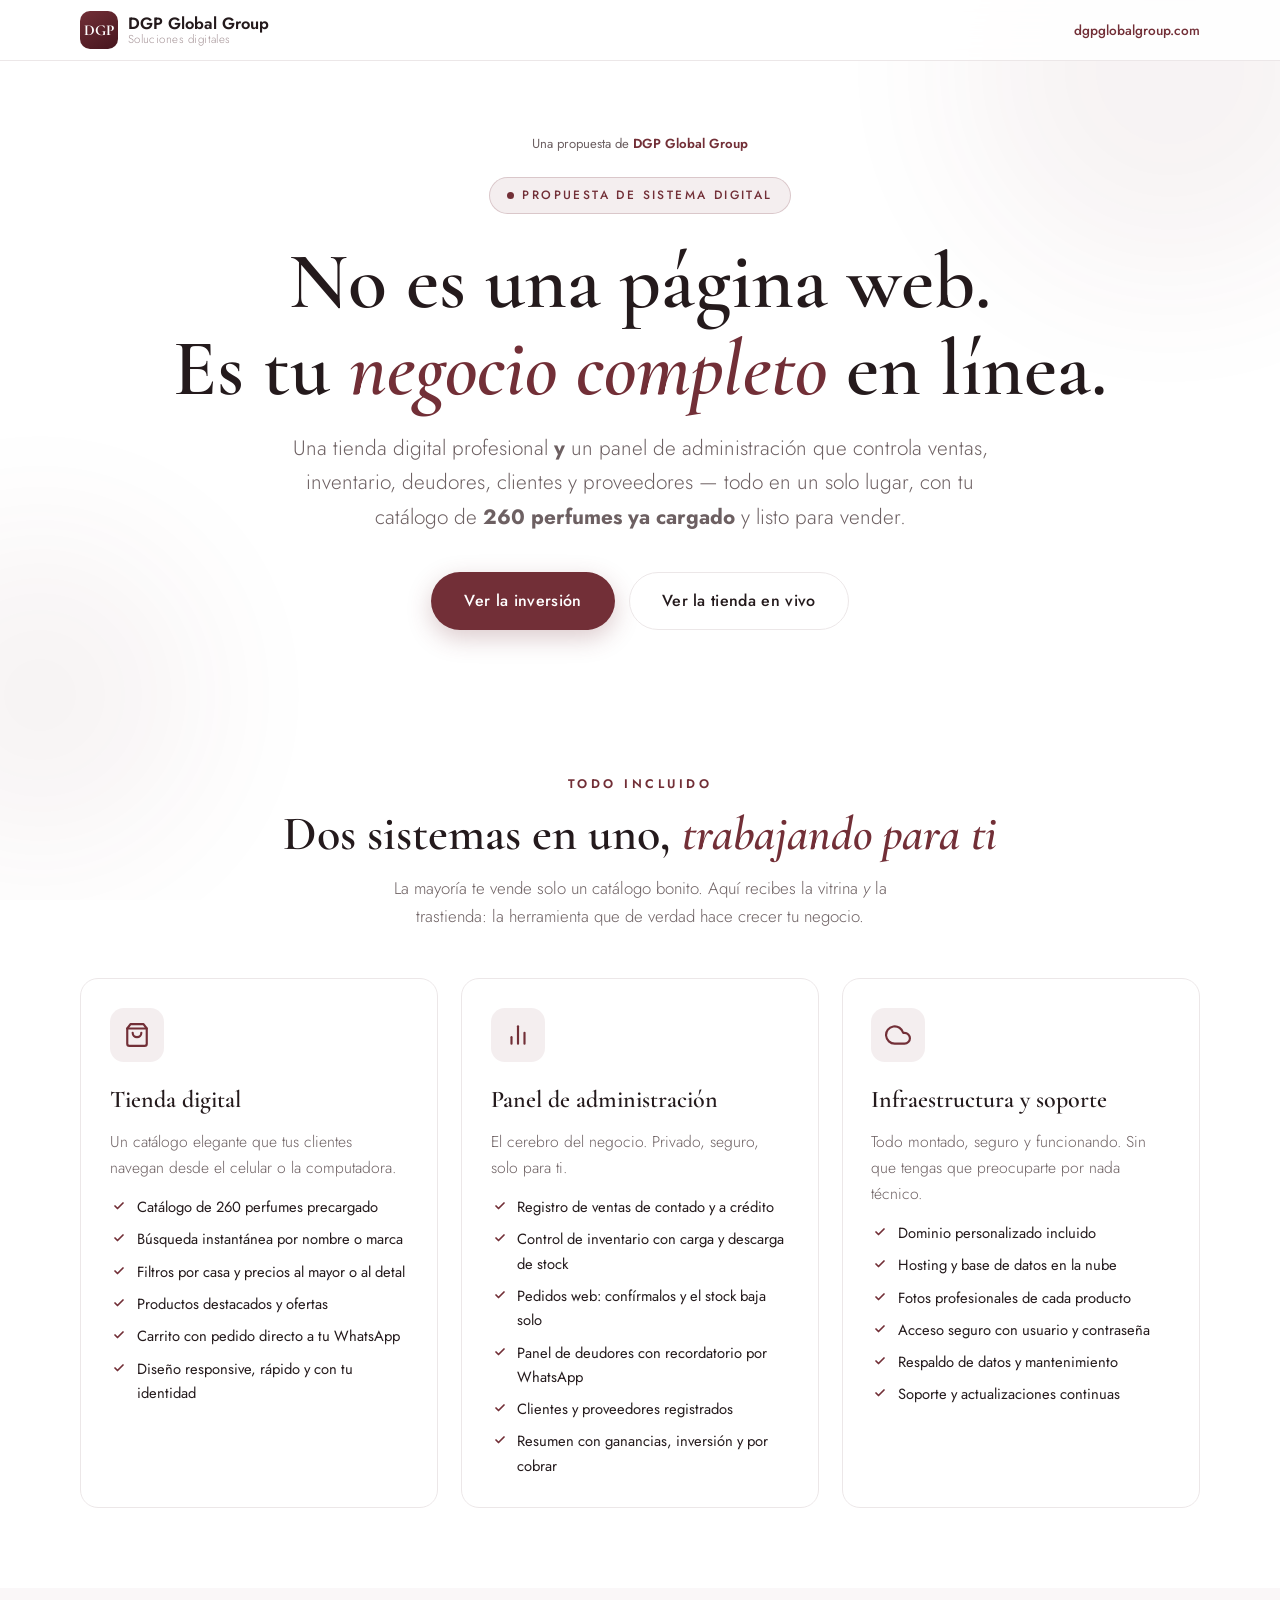
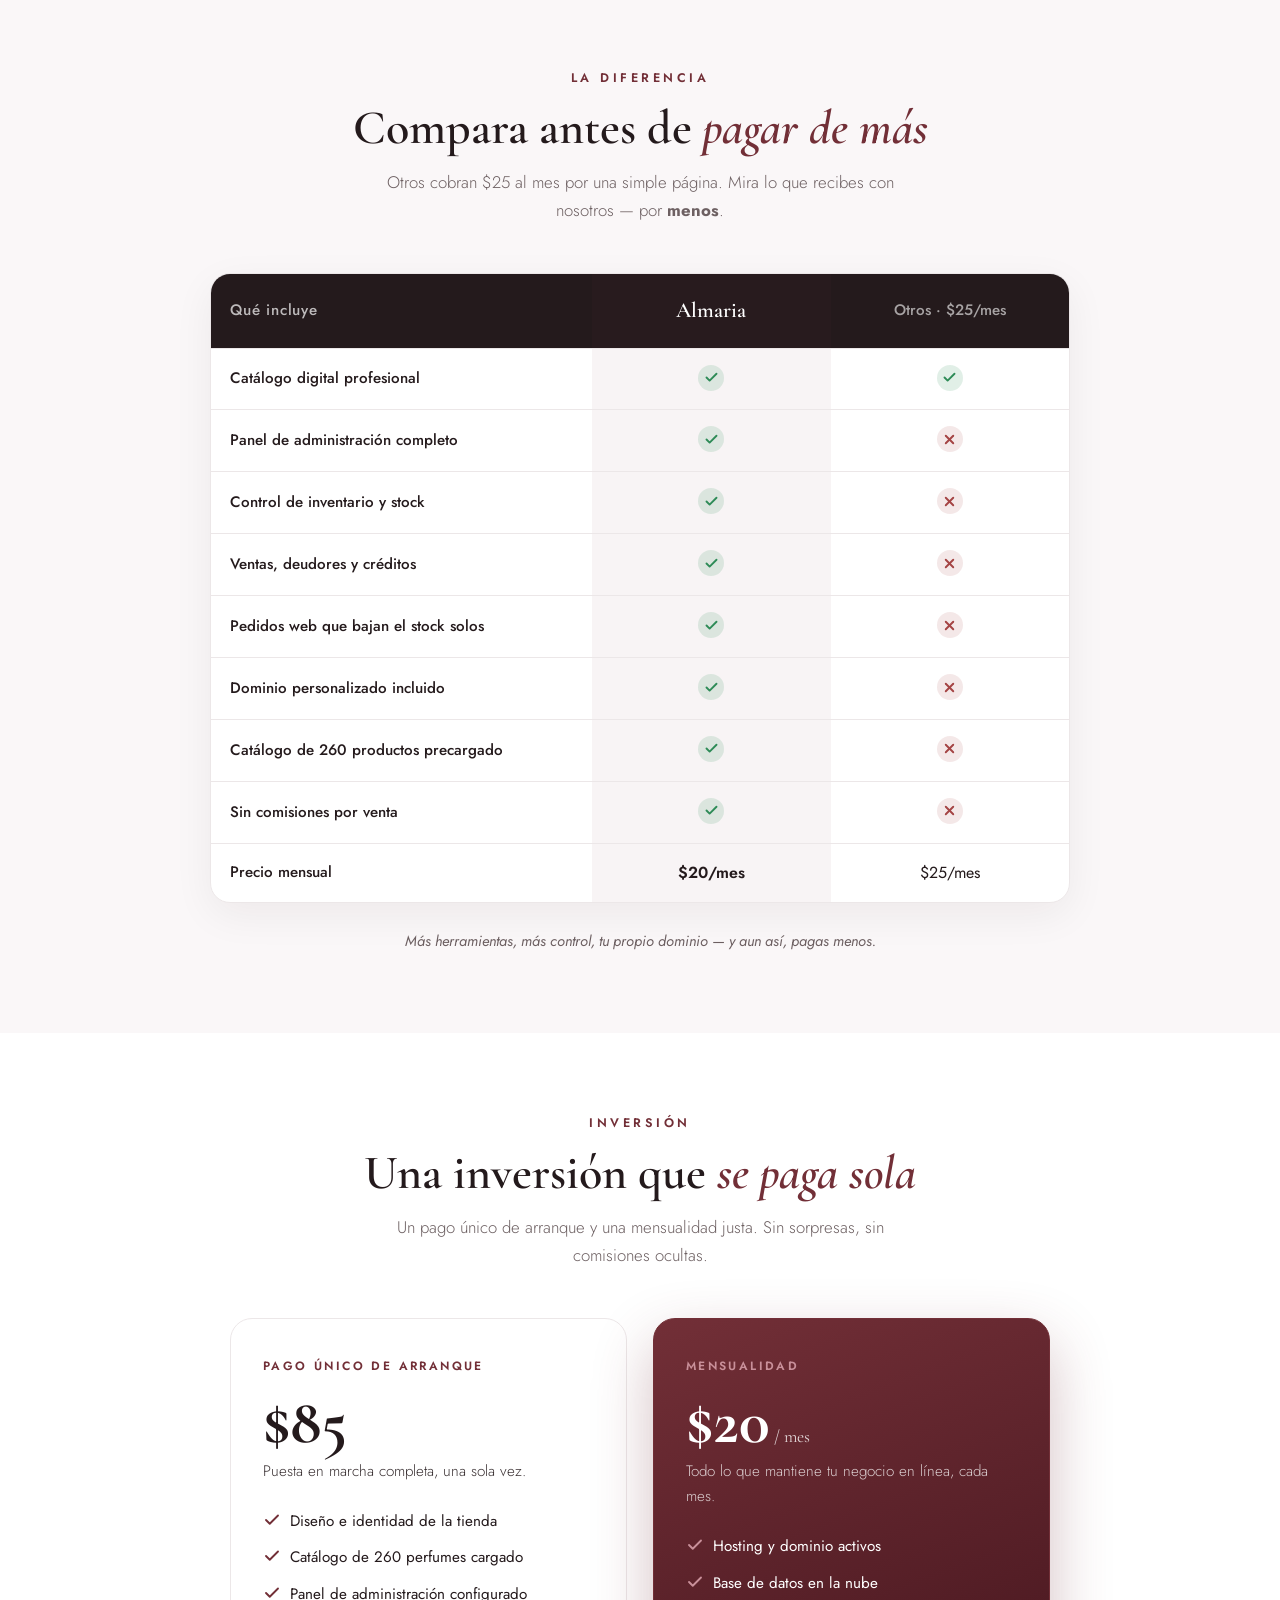
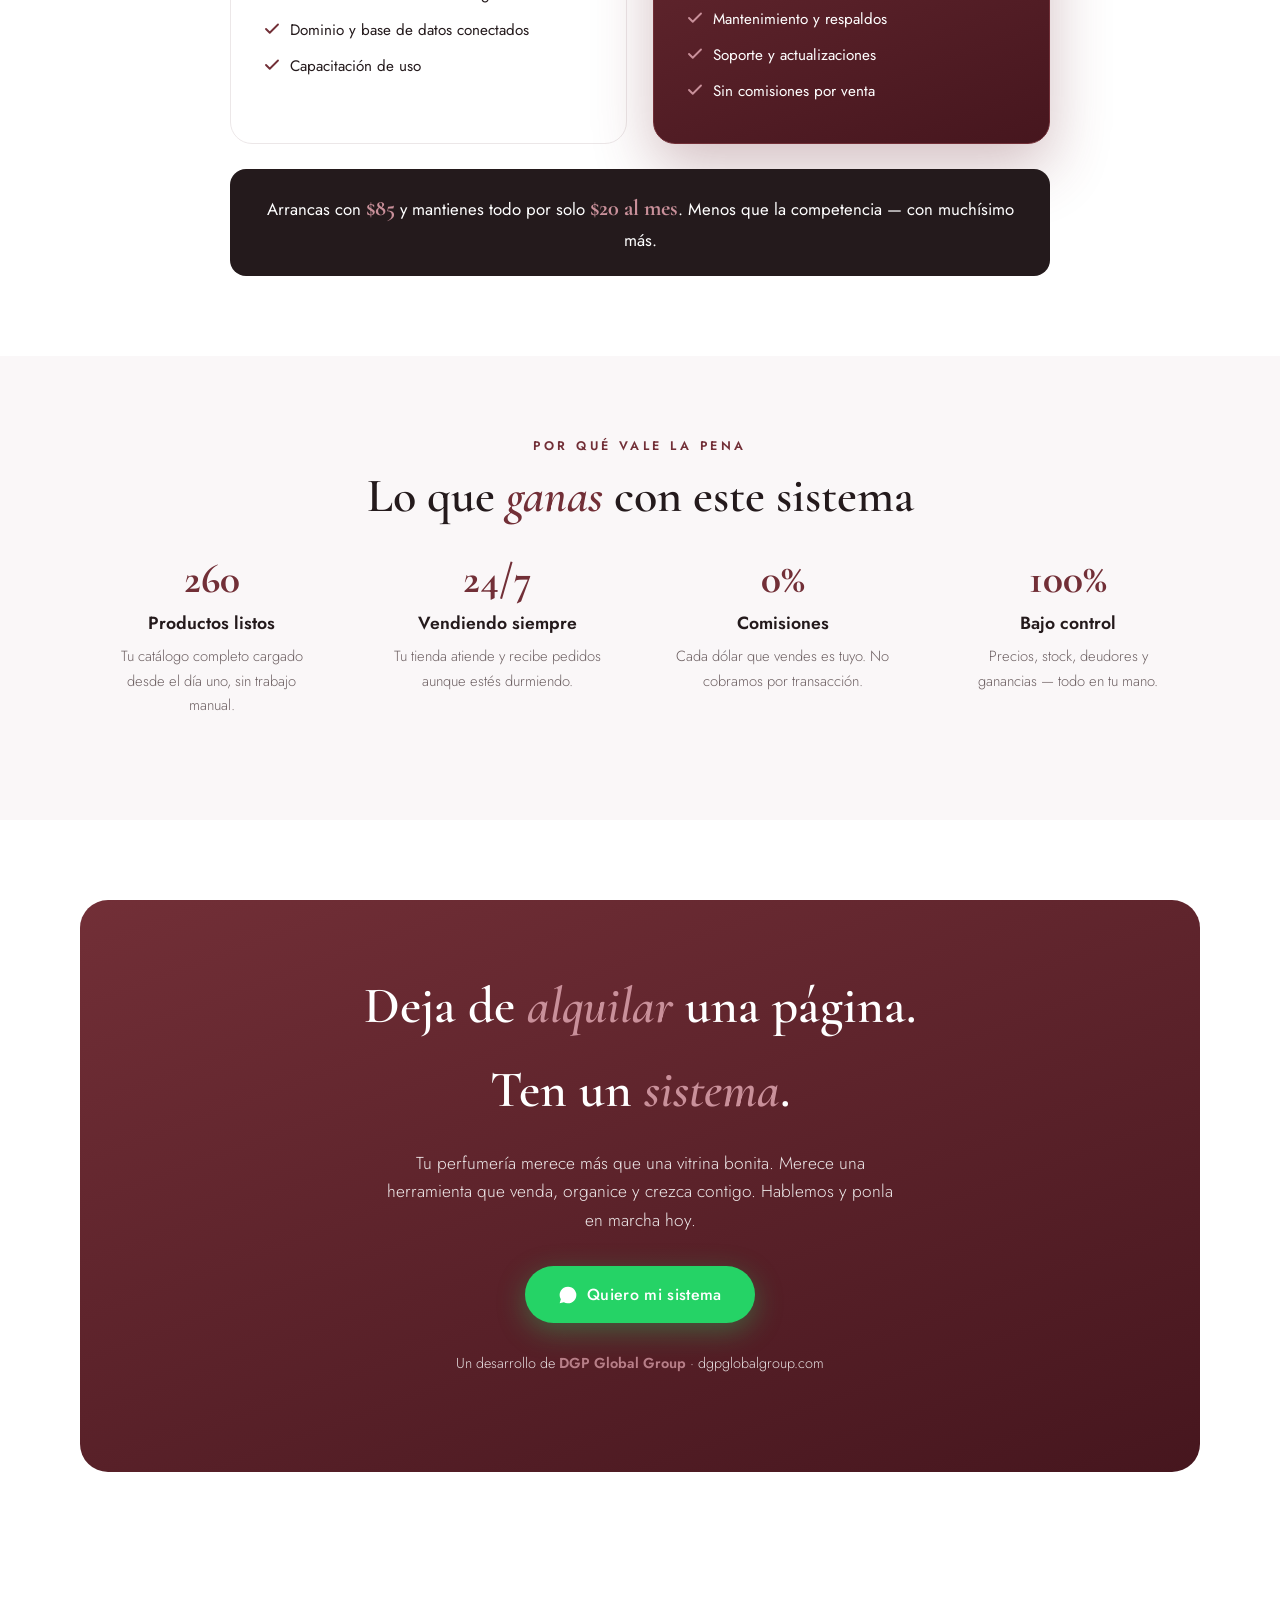
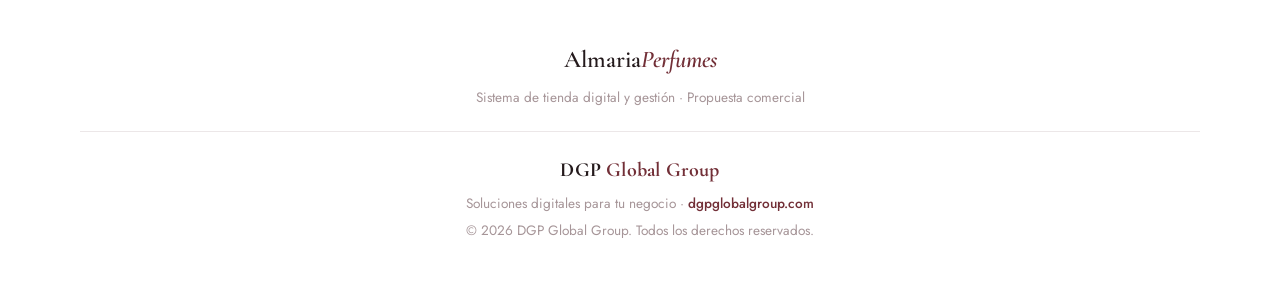
<file: propuesta.html>
<!DOCTYPE html>
<html lang="es">
<head>
  <meta charset="UTF-8" />
  <meta name="viewport" content="width=device-width, initial-scale=1.0" />
  <meta name="robots" content="noindex, nofollow" />
  <meta name="description" content="Propuesta — Sistema completo de tienda digital y gestión para Almaria Perfumes." />
  <title>Propuesta · Almaria Perfumes — Tu tienda digital con panel de gestión</title>
  <link rel="icon" href="data:image/svg+xml,%3Csvg xmlns='http://www.w3.org/2000/svg' viewBox='0 0 64 64'%3E%3Ccircle cx='32' cy='32' r='30' fill='none' stroke='%23722f37' stroke-width='3'/%3E%3Ctext x='32' y='44' text-anchor='middle' font-family='Georgia,serif' font-size='36' font-style='italic' fill='%23722f37'%3EA%3C/text%3E%3C/svg%3E" />
  <link rel="preconnect" href="https://fonts.googleapis.com" />
  <link rel="preconnect" href="https://fonts.gstatic.com" crossorigin />
  <link href="https://fonts.googleapis.com/css2?family=Cormorant+Garamond:ital,wght@0,500;0,600;0,700;1,500;1,600&family=Jost:wght@300;400;500;600&display=swap" rel="stylesheet" />
  <link rel="stylesheet" href="css/propuesta.css" />
</head>
<body>

  <!-- Fondo decorativo -->
  <div class="bg-deco" aria-hidden="true">
    <span class="halo halo-1"></span>
    <span class="halo halo-2"></span>
  </div>

  <!-- ══════════ TOPBAR — DGP Global Group ══════════ -->
  <div class="prop-topbar">
    <div class="container prop-topbar-inner">
      <a href="https://dgpglobalgroup.com" target="_blank" class="dgp-brand">
        <span class="dgp-logo">DGP</span>
        <span class="dgp-name">DGP Global Group<span>Soluciones digitales</span></span>
      </a>
      <a href="https://dgpglobalgroup.com" target="_blank" class="dgp-web">dgpglobalgroup.com</a>
    </div>
  </div>

  <!-- ══════════ HERO ══════════ -->
  <header class="hero">
    <div class="container reveal">
      <span class="hero-provider">Una propuesta de <strong>DGP Global Group</strong></span>
      <span class="hero-badge">Propuesta de sistema digital</span>
      <h1>No es una página web.<br />Es tu <em>negocio completo</em> en línea.</h1>
      <p class="hero-lead">
        Una tienda digital profesional <strong>y</strong> un panel de administración que controla
        ventas, inventario, deudores, clientes y proveedores — todo en un solo lugar,
        con tu catálogo de <strong>260 perfumes ya cargado</strong> y listo para vender.
      </p>
      <div class="hero-cta">
        <a href="#precio" class="btn btn-primary">Ver la inversión</a>
        <a href="index.html" class="btn btn-outline" target="_blank">Ver la tienda en vivo</a>
      </div>
    </div>
  </header>

  <!-- ══════════ QUÉ INCLUYE ══════════ -->
  <section id="incluye">
    <div class="container">
      <span class="section-tag">Todo incluido</span>
      <h2 class="section-title">Dos sistemas en uno, <em>trabajando para ti</em></h2>
      <p class="section-sub">
        La mayoría te vende solo un catálogo bonito. Aquí recibes la vitrina <em>y</em> la trastienda:
        la herramienta que de verdad hace crecer tu negocio.
      </p>

      <div class="features-grid">
        <!-- Tienda -->
        <div class="feature-card">
          <div class="feature-icon">
            <svg viewBox="0 0 24 24" fill="none" stroke="currentColor" stroke-width="2" stroke-linecap="round" stroke-linejoin="round"><path d="M6 2L3 6v14a2 2 0 0 0 2 2h14a2 2 0 0 0 2-2V6l-3-4z"/><line x1="3" y1="6" x2="21" y2="6"/><path d="M16 10a4 4 0 0 1-8 0"/></svg>
          </div>
          <h3>Tienda digital</h3>
          <p>Un catálogo elegante que tus clientes navegan desde el celular o la computadora.</p>
          <ul class="feature-list">
            <li>Catálogo de 260 perfumes precargado</li>
            <li>Búsqueda instantánea por nombre o marca</li>
            <li>Filtros por casa y precios al mayor o al detal</li>
            <li>Productos destacados y ofertas</li>
            <li>Carrito con pedido directo a tu WhatsApp</li>
            <li>Diseño responsive, rápido y con tu identidad</li>
          </ul>
        </div>

        <!-- Panel admin -->
        <div class="feature-card">
          <div class="feature-icon">
            <svg viewBox="0 0 24 24" fill="none" stroke="currentColor" stroke-width="2" stroke-linecap="round" stroke-linejoin="round"><line x1="18" y1="20" x2="18" y2="10"/><line x1="12" y1="20" x2="12" y2="4"/><line x1="6" y1="20" x2="6" y2="14"/></svg>
          </div>
          <h3>Panel de administración</h3>
          <p>El cerebro del negocio. Privado, seguro, solo para ti.</p>
          <ul class="feature-list">
            <li>Registro de ventas de contado y a crédito</li>
            <li>Control de inventario con carga y descarga de stock</li>
            <li>Pedidos web: confírmalos y el stock baja solo</li>
            <li>Panel de deudores con recordatorio por WhatsApp</li>
            <li>Clientes y proveedores registrados</li>
            <li>Resumen con ganancias, inversión y por cobrar</li>
          </ul>
        </div>

        <!-- Infraestructura -->
        <div class="feature-card">
          <div class="feature-icon">
            <svg viewBox="0 0 24 24" fill="none" stroke="currentColor" stroke-width="2" stroke-linecap="round" stroke-linejoin="round"><path d="M18 10h-1.26A8 8 0 1 0 9 20h9a5 5 0 0 0 0-10z"/></svg>
          </div>
          <h3>Infraestructura y soporte</h3>
          <p>Todo montado, seguro y funcionando. Sin que tengas que preocuparte por nada técnico.</p>
          <ul class="feature-list">
            <li>Dominio personalizado incluido</li>
            <li>Hosting y base de datos en la nube</li>
            <li>Fotos profesionales de cada producto</li>
            <li>Acceso seguro con usuario y contraseña</li>
            <li>Respaldo de datos y mantenimiento</li>
            <li>Soporte y actualizaciones continuas</li>
          </ul>
        </div>
      </div>
    </div>
  </section>

  <!-- ══════════ COMPARACIÓN ══════════ -->
  <section class="compare">
    <div class="container">
      <span class="section-tag">La diferencia</span>
      <h2 class="section-title">Compara antes de <em>pagar de más</em></h2>
      <p class="section-sub">
        Otros cobran $25 al mes por una simple página. Mira lo que recibes con nosotros
        — por <strong>menos</strong>.
      </p>

      <div class="compare-table reveal">
        <div class="compare-row compare-head">
          <div class="col-feature">Qué incluye</div>
          <div class="col-us">Almaria</div>
          <div class="col-them">Otros · $25/mes</div>
        </div>
        <div class="compare-row">
          <div class="col-feature">Catálogo digital profesional</div>
          <div class="col-us"><span class="yes"><svg viewBox="0 0 24 24" fill="none" stroke="currentColor" stroke-width="3" stroke-linecap="round" stroke-linejoin="round"><polyline points="20 6 9 17 4 12"/></svg></span></div>
          <div class="col-them"><span class="yes"><svg viewBox="0 0 24 24" fill="none" stroke="currentColor" stroke-width="3" stroke-linecap="round" stroke-linejoin="round"><polyline points="20 6 9 17 4 12"/></svg></span></div>
        </div>
        <div class="compare-row">
          <div class="col-feature">Panel de administración completo</div>
          <div class="col-us"><span class="yes"><svg viewBox="0 0 24 24" fill="none" stroke="currentColor" stroke-width="3" stroke-linecap="round" stroke-linejoin="round"><polyline points="20 6 9 17 4 12"/></svg></span></div>
          <div class="col-them"><span class="no"><svg viewBox="0 0 24 24" fill="none" stroke="currentColor" stroke-width="3" stroke-linecap="round" stroke-linejoin="round"><line x1="18" y1="6" x2="6" y2="18"/><line x1="6" y1="6" x2="18" y2="18"/></svg></span></div>
        </div>
        <div class="compare-row">
          <div class="col-feature">Control de inventario y stock</div>
          <div class="col-us"><span class="yes"><svg viewBox="0 0 24 24" fill="none" stroke="currentColor" stroke-width="3" stroke-linecap="round" stroke-linejoin="round"><polyline points="20 6 9 17 4 12"/></svg></span></div>
          <div class="col-them"><span class="no"><svg viewBox="0 0 24 24" fill="none" stroke="currentColor" stroke-width="3" stroke-linecap="round" stroke-linejoin="round"><line x1="18" y1="6" x2="6" y2="18"/><line x1="6" y1="6" x2="18" y2="18"/></svg></span></div>
        </div>
        <div class="compare-row">
          <div class="col-feature">Ventas, deudores y créditos</div>
          <div class="col-us"><span class="yes"><svg viewBox="0 0 24 24" fill="none" stroke="currentColor" stroke-width="3" stroke-linecap="round" stroke-linejoin="round"><polyline points="20 6 9 17 4 12"/></svg></span></div>
          <div class="col-them"><span class="no"><svg viewBox="0 0 24 24" fill="none" stroke="currentColor" stroke-width="3" stroke-linecap="round" stroke-linejoin="round"><line x1="18" y1="6" x2="6" y2="18"/><line x1="6" y1="6" x2="18" y2="18"/></svg></span></div>
        </div>
        <div class="compare-row">
          <div class="col-feature">Pedidos web que bajan el stock solos</div>
          <div class="col-us"><span class="yes"><svg viewBox="0 0 24 24" fill="none" stroke="currentColor" stroke-width="3" stroke-linecap="round" stroke-linejoin="round"><polyline points="20 6 9 17 4 12"/></svg></span></div>
          <div class="col-them"><span class="no"><svg viewBox="0 0 24 24" fill="none" stroke="currentColor" stroke-width="3" stroke-linecap="round" stroke-linejoin="round"><line x1="18" y1="6" x2="6" y2="18"/><line x1="6" y1="6" x2="18" y2="18"/></svg></span></div>
        </div>
        <div class="compare-row">
          <div class="col-feature">Dominio personalizado incluido</div>
          <div class="col-us"><span class="yes"><svg viewBox="0 0 24 24" fill="none" stroke="currentColor" stroke-width="3" stroke-linecap="round" stroke-linejoin="round"><polyline points="20 6 9 17 4 12"/></svg></span></div>
          <div class="col-them"><span class="no"><svg viewBox="0 0 24 24" fill="none" stroke="currentColor" stroke-width="3" stroke-linecap="round" stroke-linejoin="round"><line x1="18" y1="6" x2="6" y2="18"/><line x1="6" y1="6" x2="18" y2="18"/></svg></span></div>
        </div>
        <div class="compare-row">
          <div class="col-feature">Catálogo de 260 productos precargado</div>
          <div class="col-us"><span class="yes"><svg viewBox="0 0 24 24" fill="none" stroke="currentColor" stroke-width="3" stroke-linecap="round" stroke-linejoin="round"><polyline points="20 6 9 17 4 12"/></svg></span></div>
          <div class="col-them"><span class="no"><svg viewBox="0 0 24 24" fill="none" stroke="currentColor" stroke-width="3" stroke-linecap="round" stroke-linejoin="round"><line x1="18" y1="6" x2="6" y2="18"/><line x1="6" y1="6" x2="18" y2="18"/></svg></span></div>
        </div>
        <div class="compare-row">
          <div class="col-feature">Sin comisiones por venta</div>
          <div class="col-us"><span class="yes"><svg viewBox="0 0 24 24" fill="none" stroke="currentColor" stroke-width="3" stroke-linecap="round" stroke-linejoin="round"><polyline points="20 6 9 17 4 12"/></svg></span></div>
          <div class="col-them"><span class="no"><svg viewBox="0 0 24 24" fill="none" stroke="currentColor" stroke-width="3" stroke-linecap="round" stroke-linejoin="round"><line x1="18" y1="6" x2="6" y2="18"/><line x1="6" y1="6" x2="18" y2="18"/></svg></span></div>
        </div>
        <div class="compare-row">
          <div class="col-feature">Precio mensual</div>
          <div class="col-us">$20/mes</div>
          <div class="col-them">$25/mes</div>
        </div>
      </div>
      <p class="compare-note">Más herramientas, más control, tu propio dominio — y aun así, pagas menos.</p>
    </div>
  </section>

  <!-- ══════════ PRECIO ══════════ -->
  <section id="precio">
    <div class="container">
      <span class="section-tag">Inversión</span>
      <h2 class="section-title">Una inversión que <em>se paga sola</em></h2>
      <p class="section-sub">
        Un pago único de arranque y una mensualidad justa. Sin sorpresas, sin comisiones ocultas.
      </p>

      <div class="pricing-wrap">
        <div class="price-card reveal">
          <p class="price-tag-top">Pago único de arranque</p>
          <div class="price-amount"><span class="num">$85</span></div>
          <p class="price-desc">Puesta en marcha completa, una sola vez.</p>
          <ul class="price-includes">
            <li><svg viewBox="0 0 24 24" fill="none" stroke="currentColor" stroke-width="2.5" stroke-linecap="round" stroke-linejoin="round"><polyline points="20 6 9 17 4 12"/></svg>Diseño e identidad de la tienda</li>
            <li><svg viewBox="0 0 24 24" fill="none" stroke="currentColor" stroke-width="2.5" stroke-linecap="round" stroke-linejoin="round"><polyline points="20 6 9 17 4 12"/></svg>Catálogo de 260 perfumes cargado</li>
            <li><svg viewBox="0 0 24 24" fill="none" stroke="currentColor" stroke-width="2.5" stroke-linecap="round" stroke-linejoin="round"><polyline points="20 6 9 17 4 12"/></svg>Panel de administración configurado</li>
            <li><svg viewBox="0 0 24 24" fill="none" stroke="currentColor" stroke-width="2.5" stroke-linecap="round" stroke-linejoin="round"><polyline points="20 6 9 17 4 12"/></svg>Dominio y base de datos conectados</li>
            <li><svg viewBox="0 0 24 24" fill="none" stroke="currentColor" stroke-width="2.5" stroke-linecap="round" stroke-linejoin="round"><polyline points="20 6 9 17 4 12"/></svg>Capacitación de uso</li>
          </ul>
        </div>

        <div class="price-card destacado reveal">
          <p class="price-tag-top">Mensualidad</p>
          <div class="price-amount"><span class="num">$20</span><span class="per"> / mes</span></div>
          <p class="price-desc">Todo lo que mantiene tu negocio en línea, cada mes.</p>
          <ul class="price-includes">
            <li><svg viewBox="0 0 24 24" fill="none" stroke="currentColor" stroke-width="2.5" stroke-linecap="round" stroke-linejoin="round"><polyline points="20 6 9 17 4 12"/></svg>Hosting y dominio activos</li>
            <li><svg viewBox="0 0 24 24" fill="none" stroke="currentColor" stroke-width="2.5" stroke-linecap="round" stroke-linejoin="round"><polyline points="20 6 9 17 4 12"/></svg>Base de datos en la nube</li>
            <li><svg viewBox="0 0 24 24" fill="none" stroke="currentColor" stroke-width="2.5" stroke-linecap="round" stroke-linejoin="round"><polyline points="20 6 9 17 4 12"/></svg>Mantenimiento y respaldos</li>
            <li><svg viewBox="0 0 24 24" fill="none" stroke="currentColor" stroke-width="2.5" stroke-linecap="round" stroke-linejoin="round"><polyline points="20 6 9 17 4 12"/></svg>Soporte y actualizaciones</li>
            <li><svg viewBox="0 0 24 24" fill="none" stroke="currentColor" stroke-width="2.5" stroke-linecap="round" stroke-linejoin="round"><polyline points="20 6 9 17 4 12"/></svg>Sin comisiones por venta</li>
          </ul>
        </div>
      </div>

      <p class="price-total-banner reveal">
        Arrancas con <strong>$85</strong> y mantienes todo por solo <strong>$20 al mes</strong>.
        Menos que la competencia — con muchísimo más.
      </p>
    </div>
  </section>

  <!-- ══════════ BENEFICIOS ══════════ -->
  <section class="benefits">
    <div class="container">
      <span class="section-tag">Por qué vale la pena</span>
      <h2 class="section-title">Lo que <em>ganas</em> con este sistema</h2>
      <div class="benefits-grid">
        <div class="benefit">
          <div class="benefit-num">260</div>
          <h4>Productos listos</h4>
          <p>Tu catálogo completo cargado desde el día uno, sin trabajo manual.</p>
        </div>
        <div class="benefit">
          <div class="benefit-num">24/7</div>
          <h4>Vendiendo siempre</h4>
          <p>Tu tienda atiende y recibe pedidos aunque estés durmiendo.</p>
        </div>
        <div class="benefit">
          <div class="benefit-num">0%</div>
          <h4>Comisiones</h4>
          <p>Cada dólar que vendes es tuyo. No cobramos por transacción.</p>
        </div>
        <div class="benefit">
          <div class="benefit-num">100%</div>
          <h4>Bajo control</h4>
          <p>Precios, stock, deudores y ganancias — todo en tu mano.</p>
        </div>
      </div>
    </div>
  </section>

  <!-- ══════════ CTA FINAL ══════════ -->
  <section>
    <div class="container">
      <div class="final-cta reveal">
        <h2>Deja de <em>alquilar</em> una página.<br />Ten un <em>sistema</em>.</h2>
        <p>
          Tu perfumería merece más que una vitrina bonita. Merece una herramienta que venda,
          organice y crezca contigo. Hablemos y ponla en marcha hoy.
        </p>
        <a href="https://wa.me/584146039842?text=Hola,%20me%20interesa%20la%20propuesta%20del%20sistema%20de%20Almaria%20Perfumes" target="_blank" class="btn btn-wa">
          <svg viewBox="0 0 24 24" fill="currentColor" aria-hidden="true"><path d="M17.5 14.4c-.3-.15-1.77-.87-2.04-.97-.27-.1-.47-.15-.67.15-.2.3-.77.97-.94 1.17-.17.2-.35.22-.65.07-.3-.15-1.26-.46-2.4-1.48-.89-.79-1.49-1.77-1.66-2.07-.17-.3-.02-.46.13-.61.13-.13.3-.35.45-.52.15-.17.2-.3.3-.5.1-.2.05-.37-.02-.52-.08-.15-.67-1.61-.92-2.21-.24-.58-.49-.5-.67-.51h-.57c-.2 0-.52.07-.79.37-.27.3-1.04 1.02-1.04 2.48s1.07 2.88 1.22 3.08c.15.2 2.1 3.2 5.08 4.49.71.31 1.26.49 1.69.62.71.23 1.36.19 1.87.12.57-.09 1.77-.72 2.02-1.42.25-.7.25-1.3.17-1.42-.07-.13-.27-.2-.57-.35zM12 2a10 10 0 0 0-8.6 15.06L2 22l5.05-1.32A10 10 0 1 0 12 2z"/></svg>
          Quiero mi sistema
        </a>
        <p class="cta-sign">Un desarrollo de <a href="https://dgpglobalgroup.com" target="_blank">DGP Global Group</a> · dgpglobalgroup.com</p>
      </div>
    </div>
  </section>

  <!-- ══════════ FOOTER ══════════ -->
  <footer class="prop-footer">
    <div class="container">
      <p class="brand">Almaria<em>Perfumes</em></p>
      <p>Sistema de tienda digital y gestión · Propuesta comercial</p>
      <div class="dgp-credit">
        <span class="dgp-credit-name">DGP <em>Global Group</em></span>
        <p>Soluciones digitales para tu negocio · <a href="https://dgpglobalgroup.com" target="_blank">dgpglobalgroup.com</a></p>
        <p>&copy; <span id="year"></span> DGP Global Group. Todos los derechos reservados.</p>
      </div>
    </div>
  </footer>

  <script>document.getElementById("year").textContent = new Date().getFullYear();</script>

</body>
</html>
</file>
<file: css/propuesta.css>
/* ═══════════════════════════════════════════════════
   Almaria Perfumes — Propuesta comercial
   ═══════════════════════════════════════════════════ */

:root {
  --bg: #ffffff;
  --surface: #ffffff;
  --ink: #241a1c;
  --ink-soft: #6d6062;
  --ink-faint: #a69598;
  --vino: #722f37;
  --vino-claro: #c9909a;
  --vino-oscuro: #46161e;
  --line: #ece7e8;
  --cream: #faf7f8;
  --green: #2e8b57;
  --font-display: "Cormorant Garamond", Georgia, serif;
  --font-body: "Jost", "Segoe UI", sans-serif;
}

* { margin: 0; padding: 0; box-sizing: border-box; }
[hidden] { display: none !important; }

html { scroll-behavior: smooth; }

body {
  font-family: var(--font-body);
  background: var(--bg);
  color: var(--ink);
  line-height: 1.65;
  -webkit-font-smoothing: antialiased;
  overflow-x: hidden;
}

.container { width: min(1120px, 92%); margin-inline: auto; }

/* Fondo decorativo */
.bg-deco { position: fixed; inset: 0; z-index: -1; pointer-events: none; overflow: hidden; }
.bg-deco .halo {
  position: absolute; border-radius: 50%; background: var(--vino);
  filter: blur(80px); opacity: 0.055;
  animation: flotar 28s ease-in-out infinite alternate;
}
.halo-1 { width: 420px; height: 420px; top: -140px; right: -100px; }
.halo-2 { width: 320px; height: 320px; bottom: 5%; left: -120px; animation-delay: -10s; }
@keyframes flotar {
  from { transform: translate(0,0) scale(1); }
  to { transform: translate(-40px,50px) scale(1.15); }
}

/* Animación de entrada */
@keyframes rise {
  from { opacity: 0; transform: translateY(26px); }
  to { opacity: 1; transform: translateY(0); }
}
.reveal { animation: rise 0.7s cubic-bezier(0.22, 1, 0.36, 1) both; }

@media (prefers-reduced-motion: reduce) {
  *, *::before, *::after { animation-duration: 0.01ms !important; }
}

/* ══════════ TOPBAR (marca DGP) ══════════ */
.prop-topbar {
  position: sticky;
  top: 0;
  z-index: 50;
  background: rgba(255, 255, 255, 0.86);
  backdrop-filter: blur(12px);
  border-bottom: 1px solid var(--line);
}
.prop-topbar-inner {
  display: flex;
  align-items: center;
  justify-content: space-between;
  gap: 1rem;
  padding: 0.7rem 0;
}
.dgp-brand {
  display: flex;
  align-items: center;
  gap: 0.6rem;
  text-decoration: none;
  color: var(--ink);
}
.dgp-logo {
  display: grid;
  place-items: center;
  width: 38px;
  height: 38px;
  border-radius: 10px;
  background: linear-gradient(150deg, var(--vino), var(--vino-oscuro));
  color: #fff;
  font-family: var(--font-display);
  font-weight: 700;
  font-size: 0.95rem;
  letter-spacing: 0.02em;
}
.dgp-name { font-weight: 600; font-size: 1.02rem; line-height: 1.1; }
.dgp-name span { display: block; font-size: 0.72rem; font-weight: 300; color: var(--ink-faint); letter-spacing: 0.04em; }
.dgp-web {
  font-size: 0.85rem;
  font-weight: 500;
  color: var(--vino);
  text-decoration: none;
  white-space: nowrap;
}
.dgp-web:hover { text-decoration: underline; }

/* ══════════ HERO ══════════ */
.hero {
  text-align: center;
  padding: clamp(2.5rem, 7vw, 4.5rem) 0 clamp(2.5rem, 6vw, 4rem);
  position: relative;
}

.hero-provider {
  display: block;
  font-size: 0.82rem;
  font-weight: 400;
  color: var(--ink-soft);
  margin-bottom: 1.4rem;
}
.hero-provider strong { color: var(--vino); font-weight: 600; }

.hero-badge {
  display: inline-flex;
  align-items: center;
  gap: 0.5rem;
  font-size: 0.75rem;
  font-weight: 500;
  letter-spacing: 0.2em;
  text-transform: uppercase;
  color: var(--vino);
  background: rgba(114, 47, 55, 0.08);
  border: 1px solid rgba(114, 47, 55, 0.2);
  border-radius: 999px;
  padding: 0.45rem 1.1rem;
  margin-bottom: 1.6rem;
}

.hero-badge::before {
  content: "";
  width: 7px; height: 7px; border-radius: 50%;
  background: var(--vino);
}

.hero h1 {
  font-family: var(--font-display);
  font-size: clamp(2.6rem, 7vw, 5rem);
  font-weight: 600;
  line-height: 1.08;
  margin-bottom: 1.2rem;
}

.hero h1 em { font-style: italic; color: var(--vino); }

.hero-lead {
  max-width: 60ch;
  margin: 0 auto 2.4rem;
  font-size: clamp(1.05rem, 2.4vw, 1.3rem);
  font-weight: 300;
  color: var(--ink-soft);
}

.hero-cta {
  display: flex;
  flex-wrap: wrap;
  gap: 0.9rem;
  justify-content: center;
}

.btn {
  display: inline-flex;
  align-items: center;
  gap: 0.55rem;
  font-family: var(--font-body);
  font-size: 1rem;
  font-weight: 500;
  letter-spacing: 0.02em;
  text-decoration: none;
  border-radius: 999px;
  padding: 0.9rem 2rem;
  cursor: pointer;
  border: 1.5px solid transparent;
  transition: transform 0.2s ease, background 0.2s ease, box-shadow 0.2s ease;
}

.btn svg { width: 20px; height: 20px; }

.btn-primary {
  background: var(--vino);
  color: #fff;
  box-shadow: 0 8px 24px rgba(114, 47, 55, 0.25);
}
.btn-primary:hover { background: var(--vino-oscuro); transform: translateY(-2px); }

.btn-outline { border-color: var(--line); color: var(--ink); background: #fff; }
.btn-outline:hover { border-color: var(--vino); color: var(--vino); }

/* ══════════ SECCIONES ══════════ */
section { padding: clamp(3rem, 7vw, 5rem) 0; }

.section-tag {
  display: block;
  text-align: center;
  font-size: 0.78rem;
  font-weight: 600;
  letter-spacing: 0.28em;
  text-transform: uppercase;
  color: var(--vino);
  margin-bottom: 0.8rem;
}

.section-title {
  font-family: var(--font-display);
  font-size: clamp(2rem, 5vw, 3rem);
  font-weight: 600;
  text-align: center;
  line-height: 1.15;
  margin-bottom: 0.8rem;
}

.section-title em { font-style: italic; color: var(--vino); }

.section-sub {
  max-width: 56ch;
  margin: 0 auto 3rem;
  text-align: center;
  color: var(--ink-soft);
  font-weight: 300;
  font-size: 1.05rem;
}

/* ══════════ QUÉ INCLUYE (features) ══════════ */
.features-grid {
  display: grid;
  grid-template-columns: repeat(auto-fit, minmax(300px, 1fr));
  gap: 1.4rem;
}

.feature-card {
  background: var(--surface);
  border: 1px solid var(--line);
  border-radius: 18px;
  padding: 1.8rem;
  transition: transform 0.3s ease, box-shadow 0.3s ease, border-color 0.3s ease;
}

.feature-card:hover {
  transform: translateY(-5px);
  box-shadow: 0 16px 40px rgba(28, 20, 22, 0.09);
  border-color: var(--vino-claro);
}

.feature-icon {
  display: grid;
  place-items: center;
  width: 54px; height: 54px;
  border-radius: 14px;
  background: rgba(114, 47, 55, 0.08);
  color: var(--vino);
  margin-bottom: 1.1rem;
}
.feature-icon svg { width: 26px; height: 26px; }

.feature-card h3 {
  font-family: var(--font-display);
  font-size: 1.5rem;
  font-weight: 600;
  margin-bottom: 0.6rem;
}

.feature-card p { color: var(--ink-soft); font-weight: 300; font-size: 0.98rem; margin-bottom: 0.9rem; }

.feature-list { list-style: none; display: flex; flex-direction: column; gap: 0.5rem; }
.feature-list li {
  display: flex;
  align-items: flex-start;
  gap: 0.55rem;
  font-size: 0.92rem;
  color: var(--ink);
}
.feature-list li::before {
  content: "";
  flex-shrink: 0;
  width: 18px; height: 18px;
  margin-top: 2px;
  background: var(--vino);
  border-radius: 50%;
  -webkit-mask: url("data:image/svg+xml,%3Csvg xmlns='http://www.w3.org/2000/svg' viewBox='0 0 24 24' fill='none' stroke='white' stroke-width='3.5' stroke-linecap='round' stroke-linejoin='round'%3E%3Cpolyline points='20 6 9 17 4 12'/%3E%3C/svg%3E") center/12px no-repeat;
  mask: url("data:image/svg+xml,%3Csvg xmlns='http://www.w3.org/2000/svg' viewBox='0 0 24 24' fill='none' stroke='white' stroke-width='3.5' stroke-linecap='round' stroke-linejoin='round'%3E%3Cpolyline points='20 6 9 17 4 12'/%3E%3C/svg%3E") center/12px no-repeat;
}

/* ══════════ COMPARACIÓN ══════════ */
.compare { background: var(--cream); }

.compare-table {
  max-width: 860px;
  margin: 0 auto;
  background: #fff;
  border: 1px solid var(--line);
  border-radius: 20px;
  overflow: hidden;
  box-shadow: 0 12px 40px rgba(28, 20, 22, 0.06);
}

.compare-row {
  display: grid;
  grid-template-columns: 1.6fr 1fr 1fr;
  align-items: center;
  border-bottom: 1px solid var(--line);
}
.compare-row:last-child { border-bottom: none; }

.compare-row > div { padding: 1rem 1.2rem; }

.compare-head {
  background: var(--ink);
  color: #fff;
}
.compare-head > div { padding: 1.2rem; font-weight: 500; }
.compare-head .col-feature { color: rgba(255,255,255,0.7); font-size: 0.9rem; letter-spacing: 0.05em; }
.compare-head .col-us {
  background: var(--vino);
  text-align: center;
  font-family: var(--font-display);
  font-size: 1.35rem;
  font-weight: 600;
}
.compare-head .col-them {
  text-align: center;
  color: rgba(255,255,255,0.6);
  font-size: 0.95rem;
}

.compare-row .col-feature { font-size: 0.95rem; font-weight: 500; }
.compare-row .col-us, .compare-row .col-them { text-align: center; }
.compare-row .col-us { background: rgba(114, 47, 55, 0.05); font-weight: 600; }

.yes, .no {
  display: inline-grid;
  place-items: center;
  width: 26px; height: 26px;
  border-radius: 50%;
}
.yes { background: rgba(46, 139, 87, 0.14); color: var(--green); }
.no { background: rgba(164, 68, 68, 0.12); color: #a44444; }
.yes svg, .no svg { width: 15px; height: 15px; }

.compare-note {
  text-align: center;
  margin-top: 1.6rem;
  color: var(--ink-soft);
  font-size: 0.92rem;
  font-style: italic;
}

/* ══════════ PRECIO ══════════ */
.pricing-wrap {
  display: grid;
  grid-template-columns: repeat(auto-fit, minmax(280px, 1fr));
  gap: 1.6rem;
  max-width: 820px;
  margin: 0 auto;
}

.price-card {
  border-radius: 22px;
  padding: 2.4rem 2rem;
  border: 1px solid var(--line);
  background: #fff;
  position: relative;
}

.price-card.destacado {
  background: linear-gradient(160deg, var(--vino), var(--vino-oscuro));
  color: #fff;
  border-color: var(--vino);
  box-shadow: 0 24px 60px rgba(114, 47, 55, 0.3);
}

.price-tag-top {
  font-size: 0.75rem;
  font-weight: 600;
  letter-spacing: 0.2em;
  text-transform: uppercase;
  margin-bottom: 0.8rem;
  color: var(--vino);
}
.price-card.destacado .price-tag-top { color: var(--vino-claro); }

.price-amount {
  font-family: var(--font-display);
  font-weight: 700;
  line-height: 1;
  margin-bottom: 0.3rem;
}
.price-amount .num { font-size: 4rem; }
.price-amount .per { font-size: 1.1rem; font-weight: 400; opacity: 0.8; }

.price-desc { font-size: 0.95rem; font-weight: 300; margin-bottom: 1.6rem; opacity: 0.9; }

.price-card.destacado .price-desc { color: rgba(255,255,255,0.85); }

.price-includes { list-style: none; display: flex; flex-direction: column; gap: 0.7rem; }
.price-includes li { display: flex; align-items: flex-start; gap: 0.55rem; font-size: 0.95rem; }
.price-includes li svg { width: 18px; height: 18px; flex-shrink: 0; margin-top: 2px; }

.price-card .price-includes li svg { color: var(--vino); }
.price-card.destacado .price-includes li svg { color: var(--vino-claro); }

.price-total-banner {
  max-width: 820px;
  margin: 1.6rem auto 0;
  text-align: center;
  background: var(--ink);
  color: #fff;
  border-radius: 16px;
  padding: 1.3rem 1.5rem;
  font-size: 1.05rem;
}
.price-total-banner strong { color: var(--vino-claro); font-family: var(--font-display); font-size: 1.4rem; }

/* ══════════ BENEFICIOS ══════════ */
.benefits { background: var(--cream); }
.benefits-grid {
  display: grid;
  grid-template-columns: repeat(auto-fit, minmax(240px, 1fr));
  gap: 1.4rem;
}
.benefit {
  text-align: center;
  padding: 1.4rem;
}
.benefit-num {
  font-family: var(--font-display);
  font-size: 2.6rem;
  font-weight: 700;
  color: var(--vino);
  line-height: 1;
  margin-bottom: 0.5rem;
}
.benefit h4 { font-size: 1.1rem; font-weight: 600; margin-bottom: 0.4rem; }
.benefit p { font-size: 0.92rem; color: var(--ink-soft); font-weight: 300; }

/* ══════════ CTA FINAL ══════════ */
.final-cta {
  text-align: center;
  background: linear-gradient(160deg, var(--vino), var(--vino-oscuro));
  color: #fff;
  border-radius: 28px;
  padding: clamp(2.5rem, 6vw, 4rem) 1.5rem;
  margin-bottom: 3rem;
}
.final-cta h2 {
  font-family: var(--font-display);
  font-size: clamp(2rem, 5vw, 3.2rem);
  font-weight: 600;
  margin-bottom: 1rem;
}
.final-cta h2 em { font-style: italic; color: var(--vino-claro); }
.final-cta p { max-width: 52ch; margin: 0 auto 2rem; font-weight: 300; opacity: 0.9; font-size: 1.08rem; }

.btn-wa {
  background: #25d366;
  color: #fff;
  box-shadow: 0 8px 28px rgba(37, 211, 102, 0.35);
}
.btn-wa:hover { background: #1fb457; transform: translateY(-2px); }

/* ══════════ FOOTER ══════════ */
.prop-footer {
  text-align: center;
  padding: 2.5rem 0 3.5rem;
  color: var(--ink-faint);
  font-size: 0.85rem;
}
.prop-footer .brand {
  font-family: var(--font-display);
  font-size: 1.5rem;
  font-weight: 600;
  color: var(--ink);
  margin-bottom: 0.4rem;
}
.prop-footer .brand em { font-style: italic; color: var(--vino); }

.prop-footer .dgp-credit {
  margin-top: 1.4rem;
  padding-top: 1.4rem;
  border-top: 1px solid var(--line);
  display: flex;
  flex-direction: column;
  align-items: center;
  gap: 0.3rem;
}
.prop-footer .dgp-credit-name {
  font-family: var(--font-display);
  font-size: 1.25rem;
  font-weight: 700;
  color: var(--ink);
  letter-spacing: 0.01em;
}
.prop-footer .dgp-credit-name em { color: var(--vino); font-style: normal; }
.prop-footer .dgp-credit a { color: var(--vino); font-weight: 500; text-decoration: none; }
.prop-footer .dgp-credit a:hover { text-decoration: underline; }

.final-cta .cta-sign {
  margin-top: 1.8rem;
  font-size: 0.9rem;
  opacity: 0.85;
}
.final-cta .cta-sign a { color: var(--vino-claro); font-weight: 600; text-decoration: none; }
.final-cta .cta-sign a:hover { text-decoration: underline; }

@media (max-width: 520px) {
  .dgp-name span { display: none; }
  .prop-topbar-inner { gap: 0.5rem; }
}

/* ══════════ RESPONSIVE ══════════ */
@media (max-width: 640px) {
  .compare-row { grid-template-columns: 1.4fr 0.8fr 0.8fr; }
  .compare-row > div { padding: 0.8rem 0.6rem; font-size: 0.85rem; }
  .compare-head .col-us { font-size: 1.05rem; }
  .price-amount .num { font-size: 3.2rem; }
}
</file>
